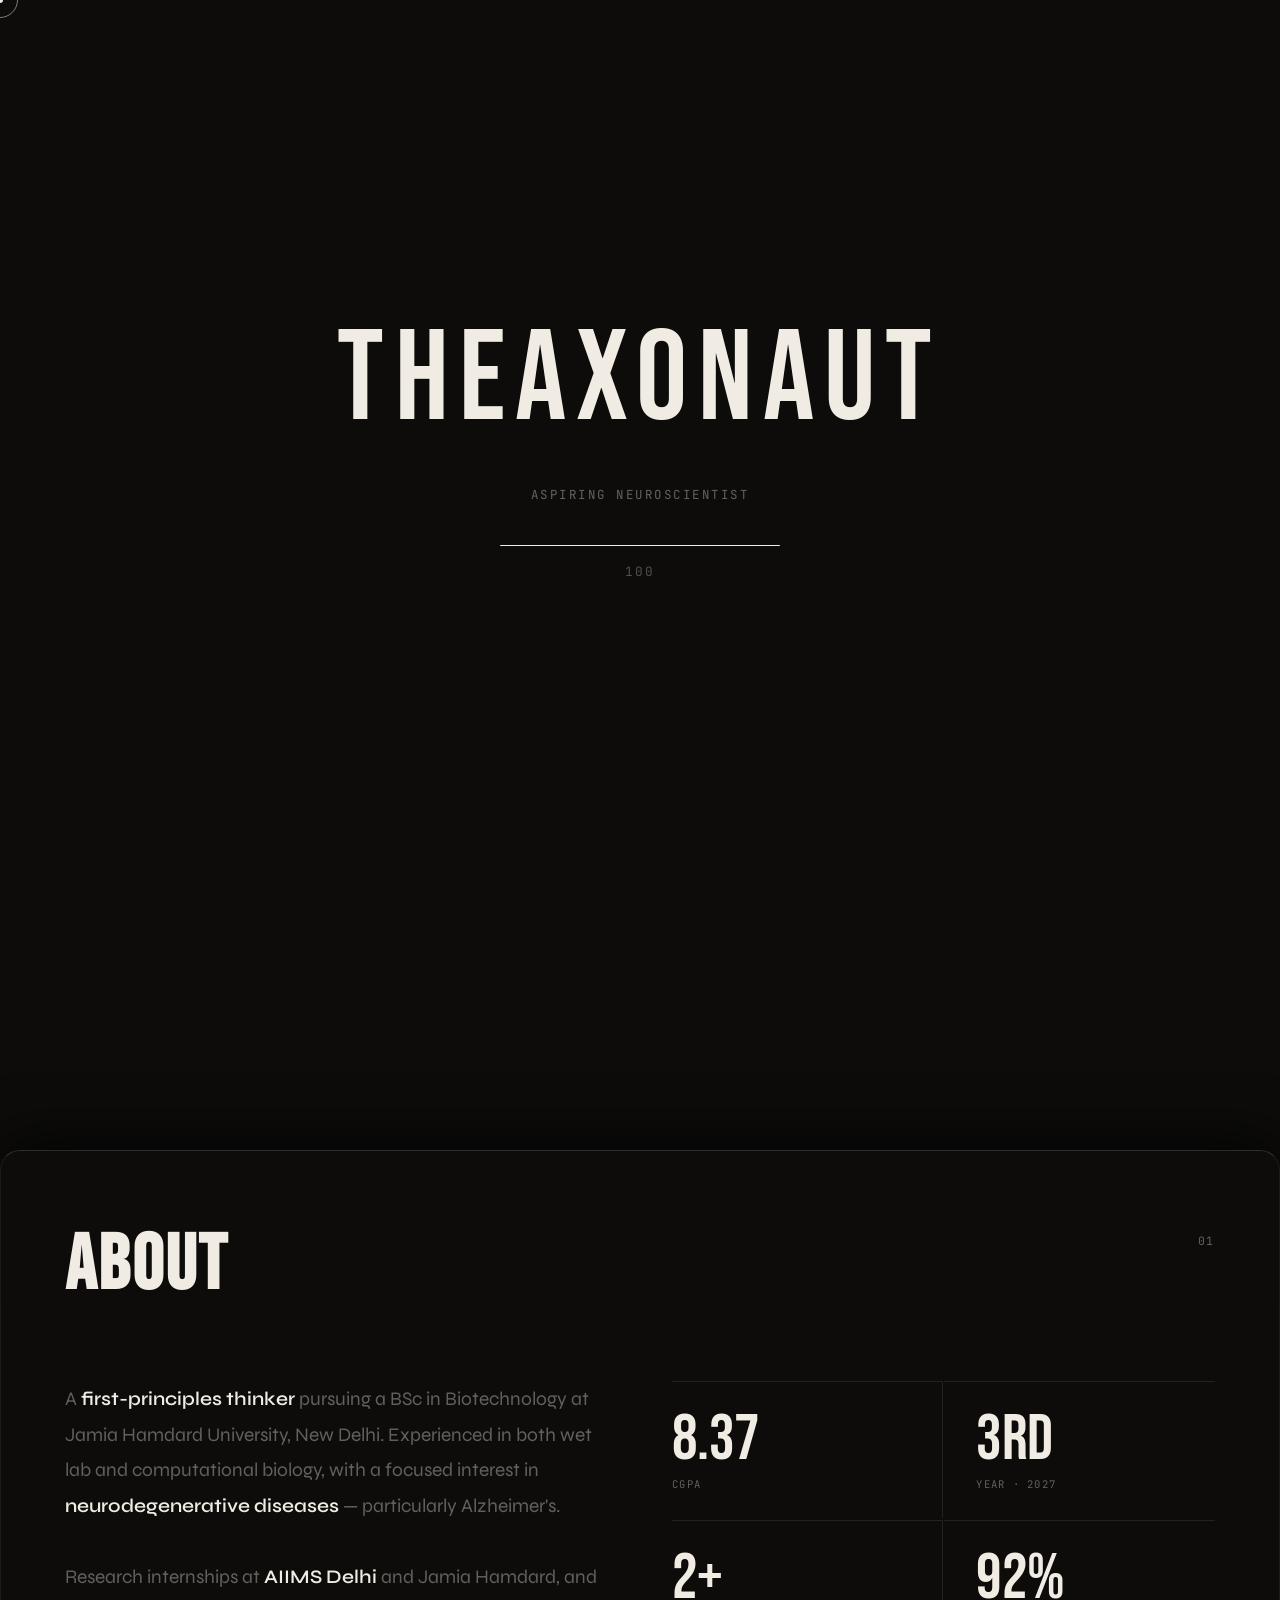
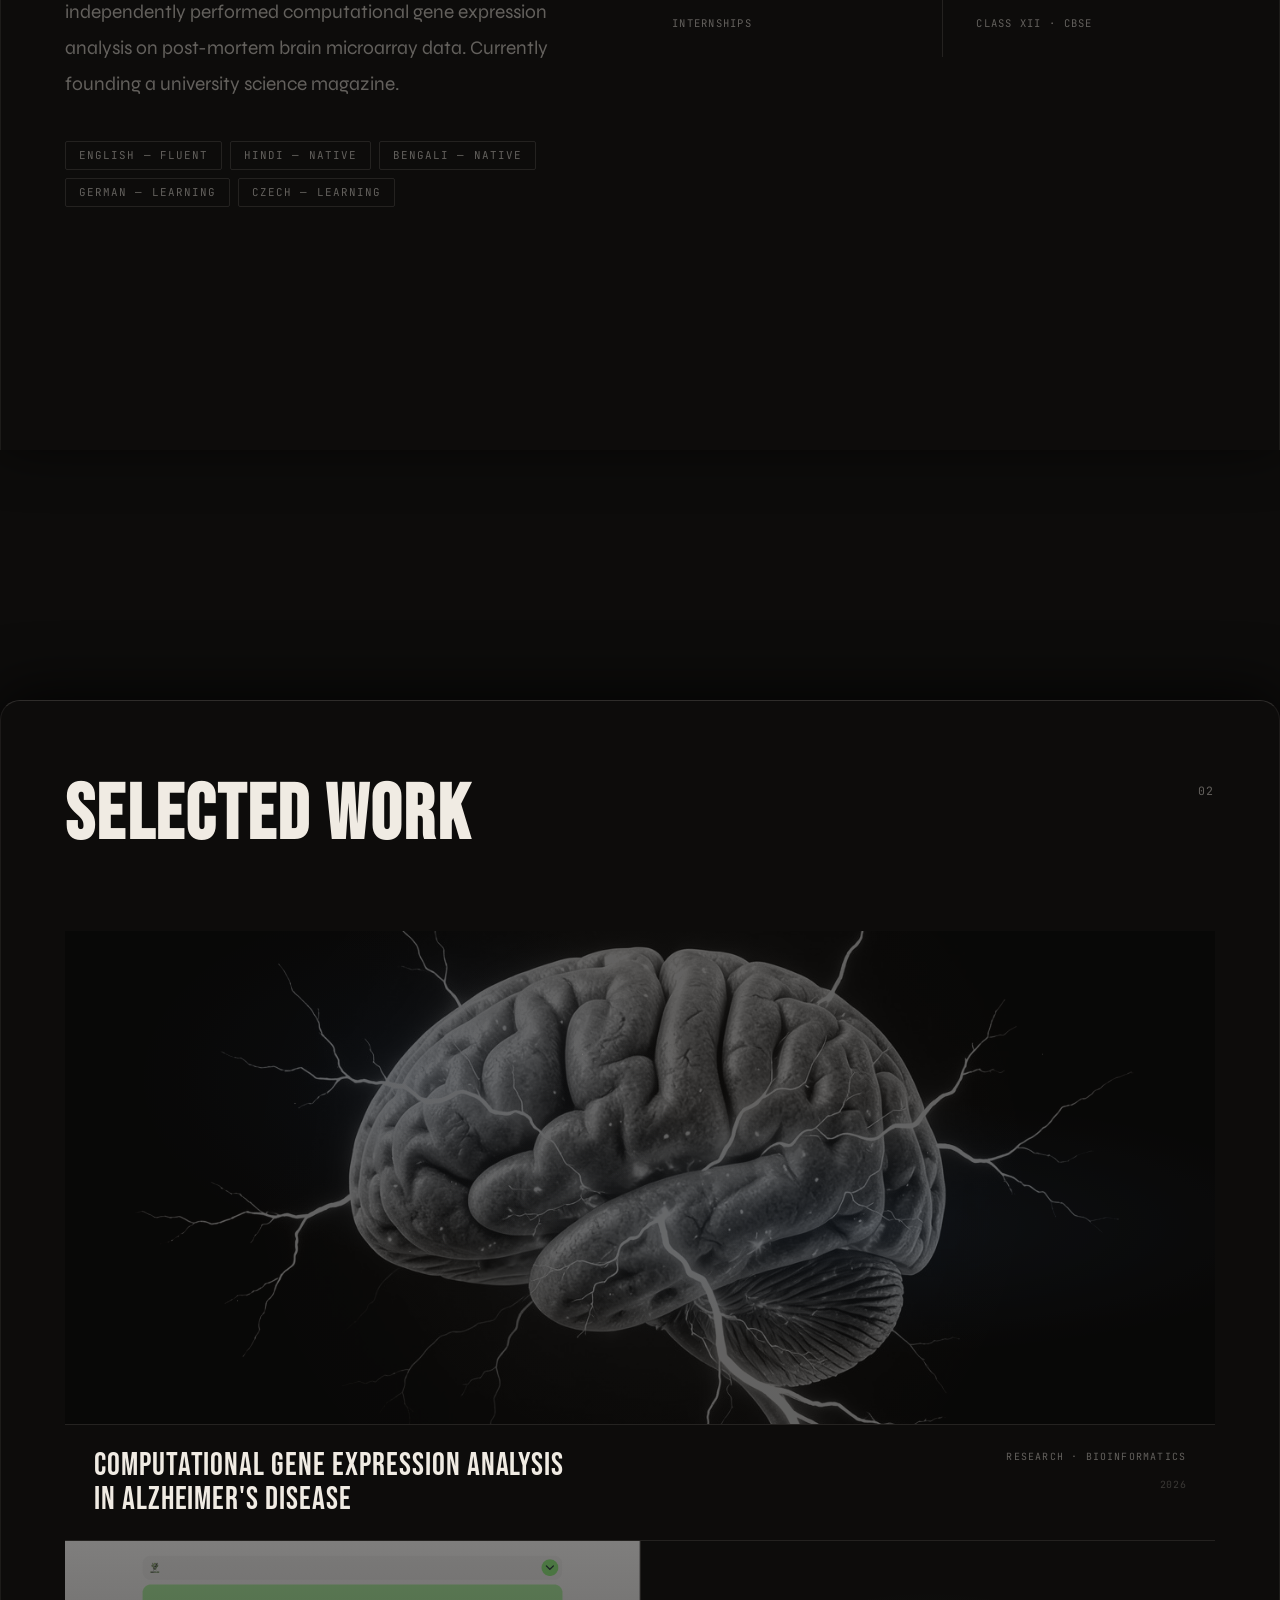
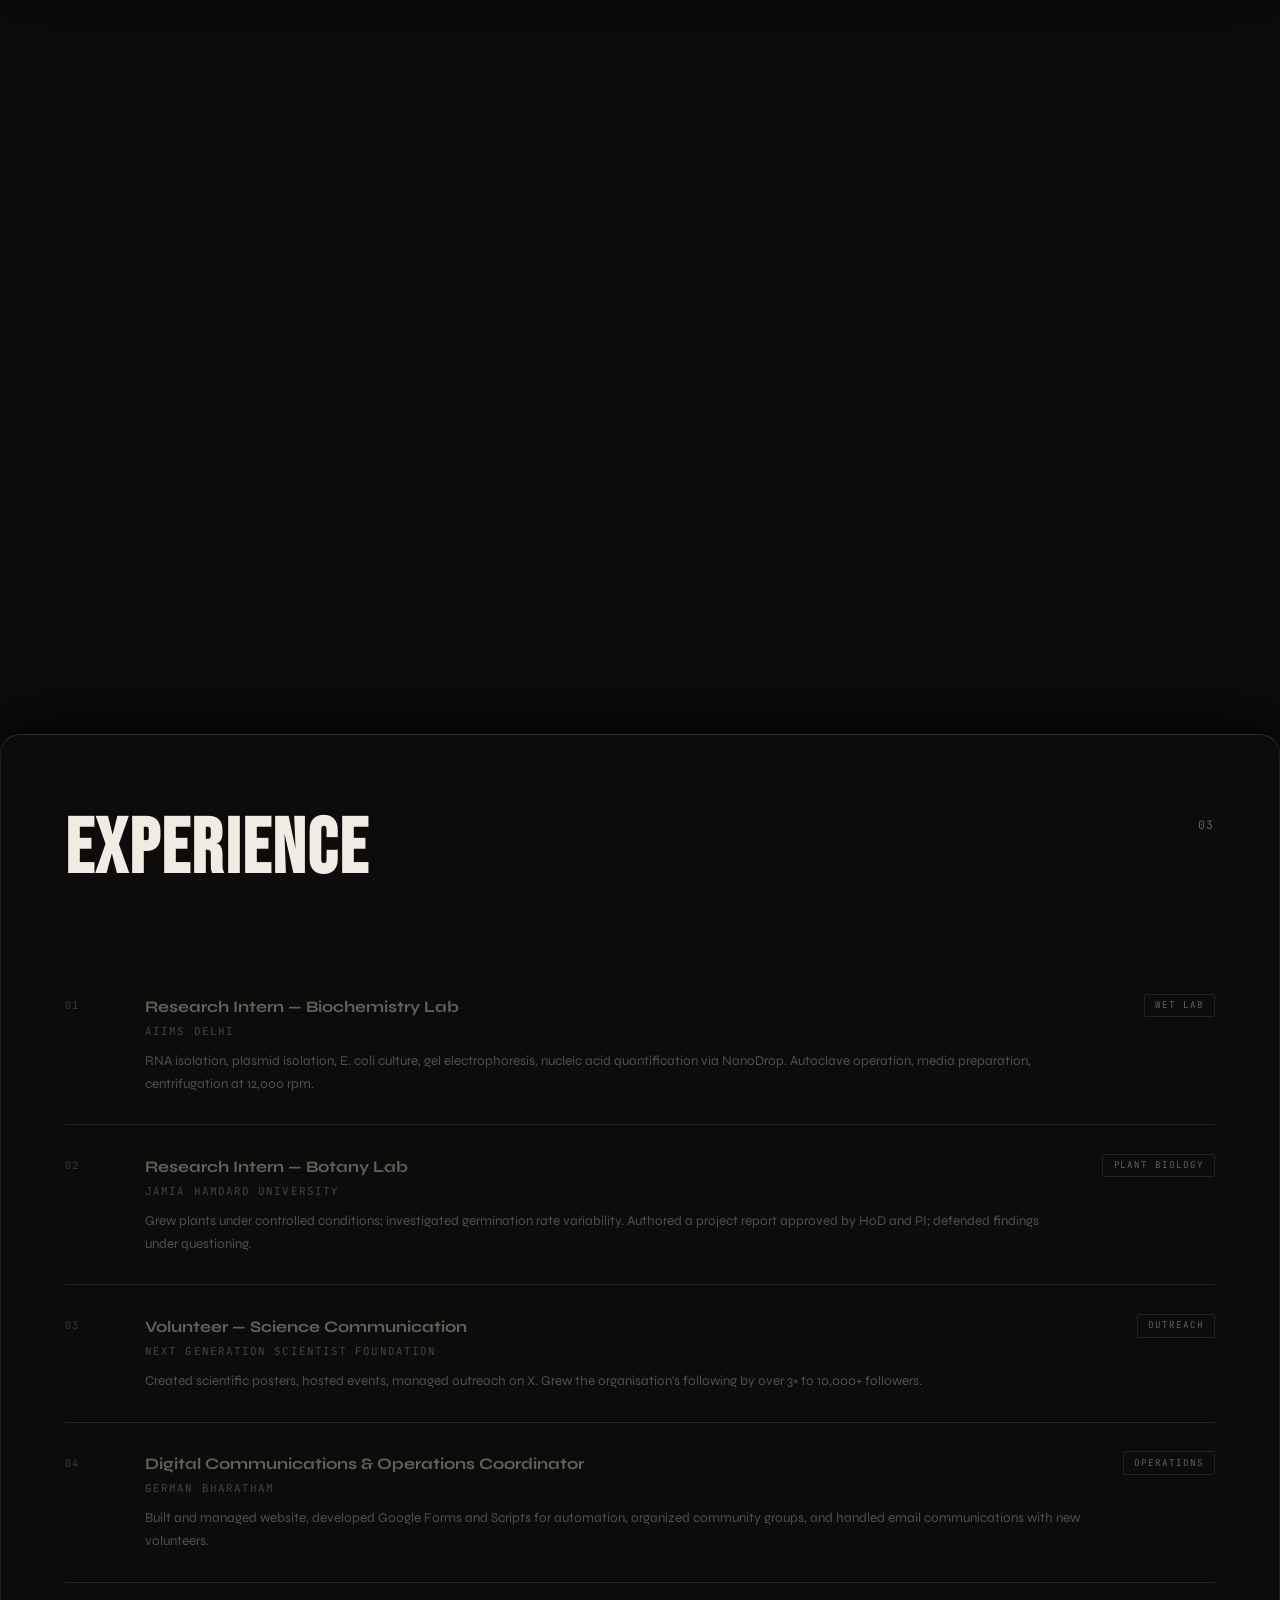
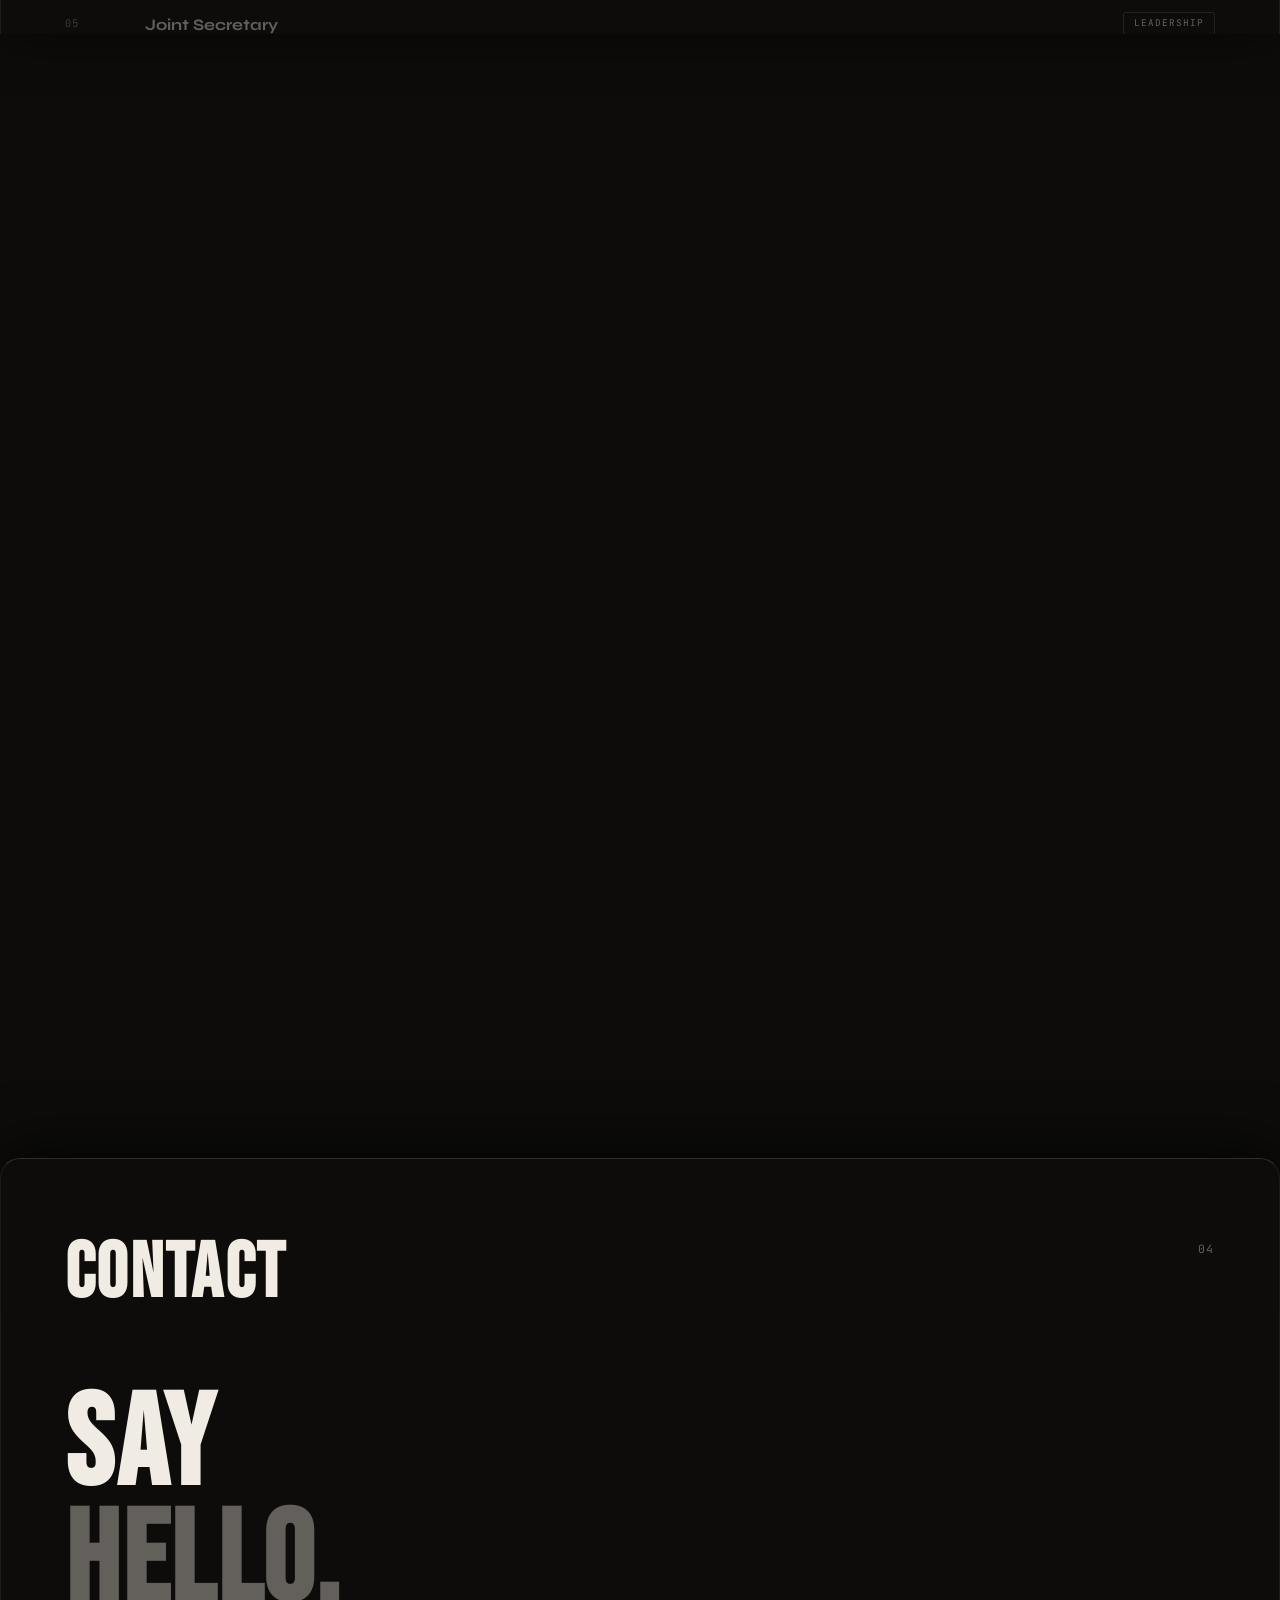
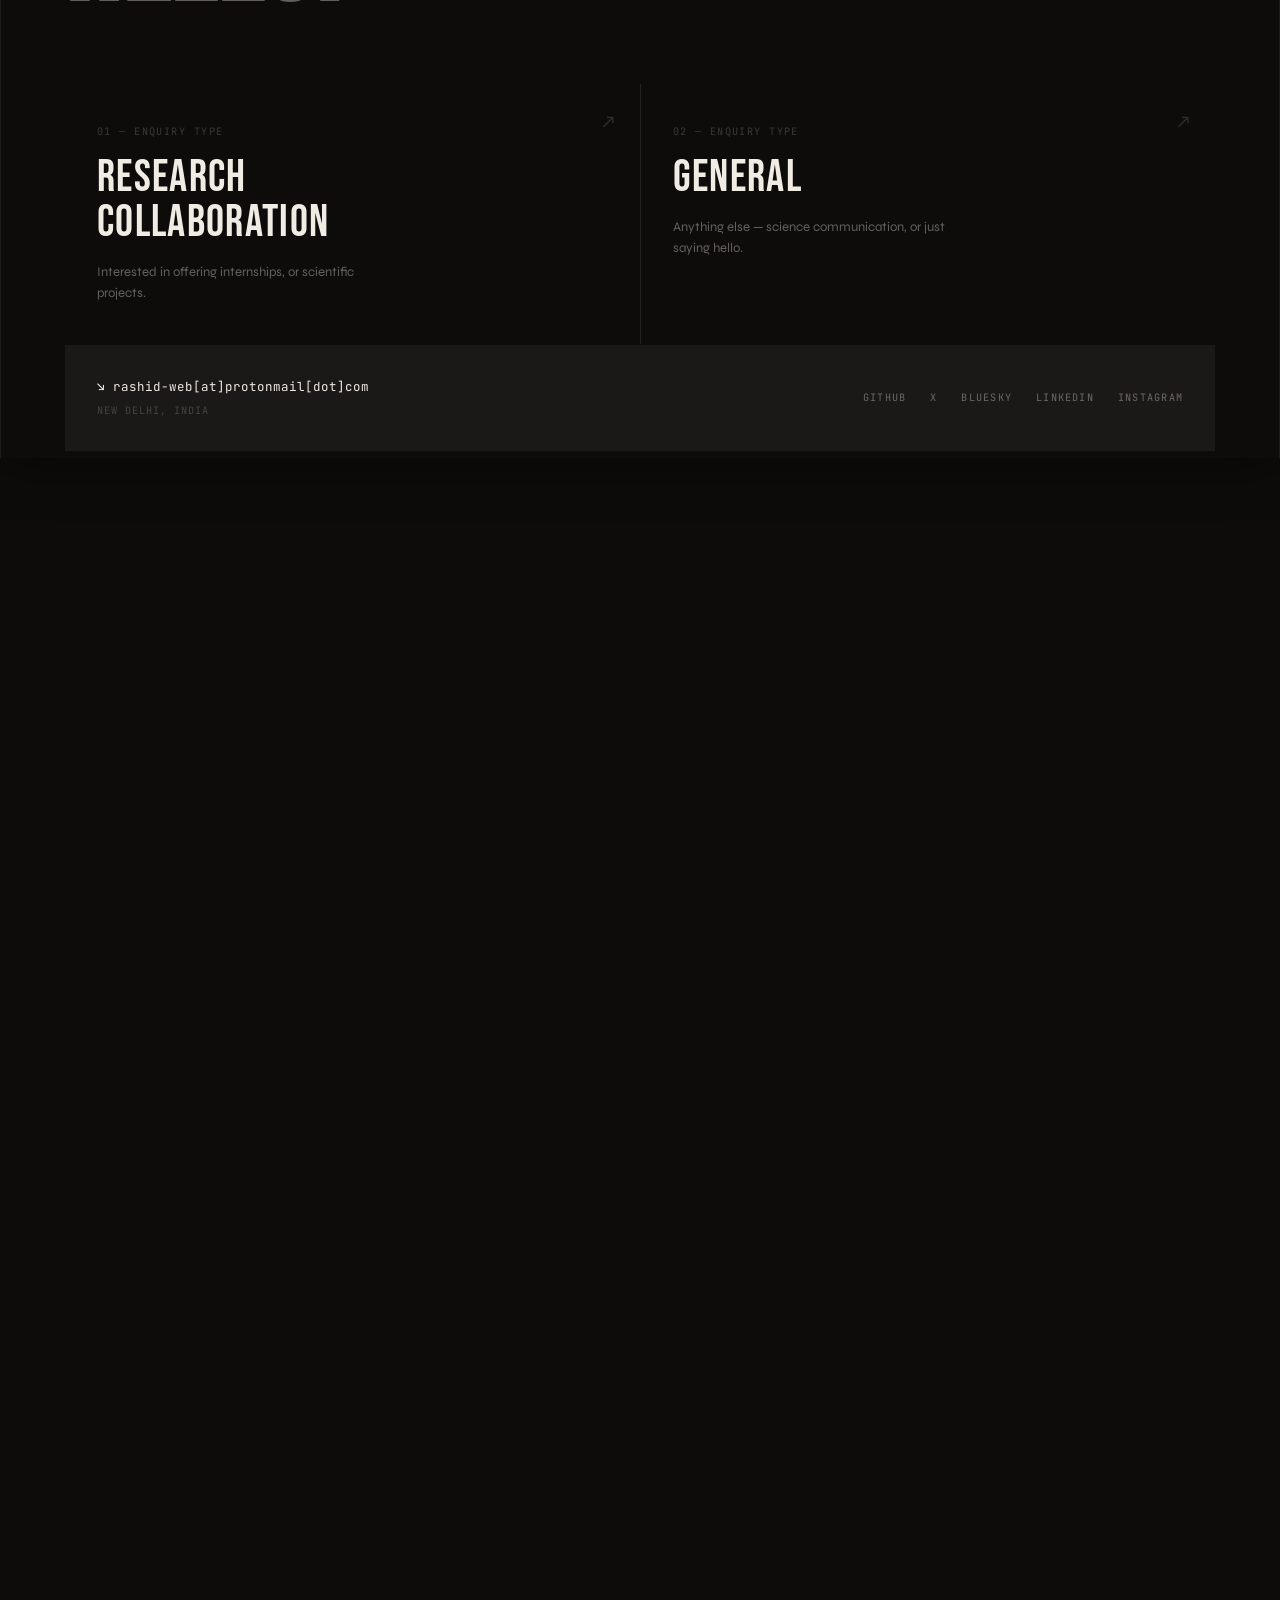
<file: index.html>
<!DOCTYPE html>
<html lang="en">
<head>
  <meta charset="UTF-8">
  <meta name="viewport" content="width=device-width, initial-scale=1.0">
  <title>Rashid — Aspiring Neuroscientist</title>

  <link rel="icon" type="image/svg+xml" href="data:image/svg+xml,<svg xmlns='http://www.w3.org/2000/svg' viewBox='0 0 100 100'><rect width='100' height='100' rx='12' fill='%230d0c0b'/><text y='.92em' font-size='85' font-family='Georgia,serif' font-weight='700' fill='%23f0ebe3' x='12'>R</text></svg>">

  <link rel="preconnect" href="https://fonts.googleapis.com">
  <link rel="preconnect" href="https://fonts.gstatic.com" crossorigin>
  <link href="https://fonts.googleapis.com/css2?family=Bebas+Neue&family=Syne:wght@400;500;600;700;800&family=JetBrains+Mono:wght@400;500&display=swap" rel="stylesheet">

  <link rel="stylesheet" href="css/style.css">

  <!-- Google Analytics -->
  <script async src="https://www.googletagmanager.com/gtag/js?id=G-L4EV2PY0K4"></script>
  <script>
    window.dataLayer = window.dataLayer || [];
    function gtag(){dataLayer.push(arguments);}
    gtag('js', new Date());
    gtag('config', 'G-L4EV2PY0K4');
  </script>
</head>

<body class="loading" data-home>

  <!-- PRELOADER (home page only) -->
  <div id="preloader">
    <svg id="preloader-wave" viewBox="0 0 1440 80" preserveAspectRatio="none" xmlns="http://www.w3.org/2000/svg">
      <path d="M0,40 C120,80 240,0 360,40 C480,80 600,0 720,40 C840,80 960,0 1080,40 C1200,80 1320,0 1440,40 L1440,80 L0,80 Z" fill="#0d0c0b"/>
    </svg>
    <div class="pre-content">
      <div class="pre-logo">
        <span class="pre-logo-ghost">theaxonaut</span>
        <span class="pre-logo-bright" id="pre-logo-bright">theaxonaut</span>
      </div>
      <div class="pre-subtitle">
        <span class="pre-subtitle-text" id="pre-subtitle-text">Aspiring Neuroscientist</span>
      </div>
      <div class="pre-progress-wrap">
        <div class="pre-bar-track">
          <div class="pre-bar-fill" id="pre-bar-fill"></div>
        </div>
        <div class="pre-counter" id="pre-counter">000</div>
      </div>
    </div>
  </div>

  <!-- Audio -->
  <audio id="bg-audio" loop preload="auto">
    <source src="bgm.mp3" type="audio/mpeg">
  </audio>

  <!-- Cursor -->
  <div id="cursor-dot"></div>
  <div id="cursor-ring"></div>
  <div id="progress"></div>

  <!-- Nav (built by components.js) -->
  <div id="nav-container"></div>

  <!-- Main content (built by renderers.js) -->
  <div id="main-content"></div>

  <!-- Scripts -->
  <script src="js/data.js"></script>
  <script src="js/components.js"></script>
  <script src="js/renderers.js"></script>
  <script src="js/engine.js"></script>

</body>
</html>
</file>
<file: css/style.css>
/* ═══════════════════════════════════════════════════════════════
   style.css — All styling
   Renamed: vis-ad → vis-full, vis-bioedge → vis-half, vis-ongoing → vis-placeholder
═══════════════════════════════════════════════════════════════ */

*, *::before, *::after { box-sizing: border-box; margin: 0; padding: 0; }

:root {
  --bg:      #0d0c0b;
  --fg:      #f0ebe3;
  --mid:     rgba(240,235,227,0.38);
  --dim:     rgba(240,235,227,0.06);
  --border:  rgba(240,235,227,0.1);
  --border-h:rgba(240,235,227,0.28);
  --nav-h:   58px;
  --gap:     8px;
  --top:     calc(var(--nav-h) + var(--gap));
  --px:      clamp(1.5rem, 5vw, 5rem);
  --stack-delay: 35vh;
}

html { scroll-behavior: smooth; }

body {
  background: var(--bg);
  color: var(--fg);
  font-family: 'Syne', sans-serif;
  font-weight: 400;
  line-height: 1.6;
  -webkit-font-smoothing: antialiased;
  overflow-x: hidden;
  cursor: none;
}

@media (max-width: 700px) {
  body { cursor: auto; }
  #cursor-dot, #cursor-ring { display: none !important; }
}

body.loading { overflow: hidden; }


/* ─────────────────────────────────────────
   PRELOADER
───────────────────────────────────────── */
#preloader {
  position: fixed;
  inset: 0;
  z-index: 99990;
  background: var(--bg);
  display: flex;
  flex-direction: column;
  align-items: center;
  justify-content: center;
}

#preloader-wave {
  position: absolute;
  top: -80px;
  left: 0;
  width: 100%;
  height: 80px;
  pointer-events: none;
}
#preloader-wave path { fill: var(--bg); }

#preloader.done {
  animation: none;
  transition: transform 1s cubic-bezier(0.76, 0, 0.24, 1);
  transform: translateY(-100vh);
}

#preloader-wave path {
  animation: waveFloat 2s ease-in-out infinite;
}

@keyframes waveFloat {
  0%, 100% { d: path("M0,40 C120,80 240,0 360,40 C480,80 600,0 720,40 C840,80 960,0 1080,40 C1200,80 1320,0 1440,40 L1440,80 L0,80 Z"); }
  50%      { d: path("M0,50 C120,10 240,70 360,30 C480,60 600,10 720,50 C840,20 960,70 1080,30 C1200,60 1320,10 1440,50 L1440,80 L0,80 Z"); }
}

.pre-content {
  display: flex;
  flex-direction: column;
  align-items: center;
  gap: 2.5rem;
  position: relative;
  z-index: 2;
}

.pre-logo {
  position: relative;
  font-family: 'Bebas Neue', sans-serif;
  font-size: clamp(3.5rem, 12vw, 8rem);
  letter-spacing: 0.08em;
  line-height: 1;
  display: inline-block;
}

.pre-logo-ghost {
  display: block;
  color: rgba(240,235,227,0.06);
  user-select: none;
}

.pre-logo-bright {
  position: absolute;
  inset: 0;
  display: block;
  color: var(--fg);
  clip-path: inset(100% 0 0 0);
  user-select: none;
}

.pre-subtitle {
  font-family: 'JetBrains Mono', monospace;
  font-size: clamp(0.6rem, 1.2vw, 0.78rem);
  letter-spacing: 0.2em;
  text-transform: uppercase;
}

.pre-subtitle-text {
  display: block;
  background: linear-gradient(
    90deg,
    var(--mid) 0%, var(--mid) 50%,
    rgba(240,235,227,0.04) 50%, rgba(240,235,227,0.04) 100%
  );
  background-size: 200% 100%;
  background-position: 100% 0;
  -webkit-background-clip: text;
  background-clip: text;
  -webkit-text-fill-color: transparent;
  transition: background-position 1.8s 0.15s cubic-bezier(0.25, 1, 0.5, 1);
}
.pre-subtitle-text.wipe { background-position: 0% 0; }

.pre-progress-wrap {
  display: flex;
  flex-direction: column;
  align-items: center;
  gap: 1rem;
  width: clamp(160px, 30vw, 280px);
}

.pre-bar-track {
  width: 100%;
  height: 1px;
  background: rgba(240,235,227,0.08);
  position: relative;
  overflow: hidden;
  border-radius: 1px;
}

.pre-bar-fill {
  position: absolute;
  left: 0; top: 0;
  height: 100%;
  width: 0%;
  background: var(--fg);
  border-radius: 1px;
  transition: width 0.08s linear;
}

.pre-counter {
  font-family: 'JetBrains Mono', monospace;
  font-size: clamp(0.68rem, 1vw, 0.82rem);
  letter-spacing: 0.14em;
  color: rgba(240,235,227,0.3);
  font-variant-numeric: tabular-nums;
}


/* ── CUSTOM CURSOR ── */
#cursor-dot {
  position: fixed; width: 6px; height: 6px;
  background: var(--fg); border-radius: 50%;
  pointer-events: none; z-index: 99999;
  transform: translate(-50%, -50%);
  transition: width .15s, height .15s, background .15s;
}
#cursor-ring {
  position: fixed; width: 36px; height: 36px;
  border: 1px solid rgba(240,235,227,0.5);
  border-radius: 50%; pointer-events: none; z-index: 99998;
  transform: translate(-50%, -50%);
  transition: width .4s cubic-bezier(.22,1,.36,1),
              height .4s cubic-bezier(.22,1,.36,1),
              border-color .3s, background .3s;
}
body.cursor-hover #cursor-dot  { width: 0; height: 0; }
body.cursor-hover #cursor-ring {
  width: 60px; height: 60px;
  background: rgba(240,235,227,0.07);
  border-color: rgba(240,235,227,0.8);
}


/* ── GRAIN ── */
body::before {
  content: ''; position: fixed; inset: 0;
  pointer-events: none; z-index: 9997; opacity: .028;
  background-image: url("data:image/svg+xml,%3Csvg viewBox='0 0 256 256' xmlns='http://www.w3.org/2000/svg'%3E%3Cfilter id='n'%3E%3CfeTurbulence type='fractalNoise' baseFrequency='0.9' numOctaves='4' stitchTiles='stitch'/%3E%3C/filter%3E%3Crect width='100%25' height='100%25' filter='url(%23n)'/%3E%3C/svg%3E");
  background-size: 256px 256px;
}


/* ── SCROLL PROGRESS ── */
#progress {
  position: fixed; top: 0; left: 0;
  height: 1px; width: 0%; background: var(--fg);
  z-index: 9998; transition: width .05s linear;
}


/* ── NAV ── */
#nav {
  position: fixed; top: 0; left: 0; right: 0; z-index: 9000;
  height: var(--nav-h);
  display: flex; align-items: center; justify-content: space-between;
  padding: 0 var(--px);
  background: rgba(13,12,11,0.82);
  backdrop-filter: blur(28px) saturate(160%);
  -webkit-backdrop-filter: blur(28px) saturate(160%);
  border-bottom: 1px solid var(--border);
  transform: translateY(-100%);
  transition: transform 0.6s 0.3s cubic-bezier(0.22, 1, 0.36, 1);
}
#nav.show { transform: translateY(0); }

.nav-logo {
  font-family: 'Bebas Neue', sans-serif;
  font-size: 1.4rem; letter-spacing: .12em;
  color: var(--fg); text-decoration: none;
  position: relative; z-index: 9100;
}

.nav-right {
  display: flex; align-items: center; gap: 2.5rem;
  position: relative; z-index: 9100;
}
.nav-link {
  font-size: .72rem; font-weight: 600;
  letter-spacing: .14em; text-transform: uppercase;
  color: var(--mid); text-decoration: none;
  transition: color .2s;
  display: flex; flex-direction: column; align-items: center; gap: 2px;
}
.nav-link sup {
  font-family: 'JetBrains Mono', monospace;
  font-size: .58rem; color: rgba(240,235,227,.22); letter-spacing: 0;
}
.nav-link:hover { color: var(--fg); }

.nav-sound {
  display: flex; align-items: center; gap: .45rem;
  background: none; border: 1px solid var(--border);
  color: var(--mid); cursor: none;
  padding: .3rem .75rem .3rem .6rem; border-radius: 2px;
  font-family: 'JetBrains Mono', monospace;
  font-size: .62rem; letter-spacing: .1em; text-transform: uppercase;
  transition: color .2s, border-color .2s;
}
.nav-sound:hover { color: var(--fg); border-color: var(--border-h); }
.nav-sound.is-on { color: var(--fg); border-color: var(--border-h); }
.sound-icon { display: flex; align-items: center; }
.sound-label { line-height: 1; }

#hamburger {
  display: none; flex-direction: column; justify-content: center; gap: 5px;
  width: 28px; height: 28px; cursor: none;
  position: relative; z-index: 9100; background: none; border: none;
}
#hamburger span {
  display: block; height: 1px; background: var(--fg);
  transition: transform .35s cubic-bezier(.22,1,.36,1), opacity .2s, width .3s;
}
#hamburger span:nth-child(1) { width: 100%; }
#hamburger span:nth-child(2) { width: 70%; }
#hamburger span:nth-child(3) { width: 90%; }
body.menu-open #hamburger span:nth-child(1) { transform: translateY(6px) rotate(45deg); width: 100%; }
body.menu-open #hamburger span:nth-child(2) { opacity: 0; }
body.menu-open #hamburger span:nth-child(3) { transform: translateY(-6px) rotate(-45deg); width: 100%; }

#menu-overlay {
  position: fixed; inset: 0; z-index: 8999; background: var(--bg);
  display: flex; flex-direction: column; justify-content: center;
  padding: var(--nav-h) var(--px) 3rem;
  opacity: 0; pointer-events: none;
  transition: opacity .4s cubic-bezier(.22,1,.36,1);
}
body.menu-open #menu-overlay { opacity: 1; pointer-events: all; }

.menu-link {
  font-family: 'Bebas Neue', sans-serif;
  font-size: clamp(3.5rem, 10vw, 7rem);
  letter-spacing: .04em; line-height: 1;
  color: var(--fg); text-decoration: none;
  display: flex; align-items: baseline; gap: 1rem;
  border-bottom: 1px solid var(--border); padding: 1.2rem 0;
  transition: color .2s, padding-left .3s cubic-bezier(.22,1,.36,1);
}
.menu-link:hover { padding-left: 1.5rem; color: var(--mid); }
.menu-link-num {
  font-family: 'JetBrains Mono', monospace;
  font-size: clamp(.8rem, 1.5vw, 1rem);
  color: var(--mid); font-weight: 400; letter-spacing: .05em; line-height: 1;
  align-self: flex-start; margin-top: .6em;
}
.menu-social { display: flex; gap: 2rem; margin-top: 3rem; }
.menu-social a {
  font-size: .72rem; font-weight: 600; letter-spacing: .12em;
  text-transform: uppercase; color: var(--mid);
  text-decoration: none; transition: color .2s;
}
.menu-social a:hover { color: var(--fg); }

@media (max-width: 700px) {
  .nav-right { display: none; }
  #hamburger { display: flex; }
}
@media (min-width: 701px) {
  #hamburger { display: none; }
  #menu-overlay { display: none !important; }
}


/* ═══════════════════════════════════════
   STACKING SYSTEM
═══════════════════════════════════════ */
.slot {
  height: 200vh;
  position: relative;
  background: var(--bg);
  isolation: isolate;
}
.slot + .slot { margin-top: -100vh; }

.panel-clip {
  position: sticky;
  top: 0;
  height: 100vh;
  overflow: hidden;
  background: var(--bg);
  transform: translateZ(0);
  padding-top: var(--top);
}

.slot + .slot .panel-clip {
  border-radius: 20px 20px 0 0;
  border-top: 1px solid rgba(240,235,227,.15);
  border-left: 1px solid rgba(240,235,227,.07);
  border-right: 1px solid rgba(240,235,227,.07);
  box-shadow: 0 -8px 60px rgba(0,0,0,.75);
  top: 0;
  padding-top: 0;
}

.panel-inner {
  position: relative; z-index: 1;
  will-change: transform;
}


/* ── SCRAMBLE MACHINE ── */
span.scramble { display: inline-flex; }
span.scramble .sl { display: inline-block; }


/* ── HERO ── */
.hero-inner {
  min-height: calc(100vh - var(--top));
  display: flex; flex-direction: column; justify-content: flex-end;
  padding: 2rem var(--px) 3rem;
  position: relative; overflow: hidden;
}

@media (max-width: 700px) {
  .hero-inner {
    justify-content: center;
    padding-top: 3rem;
    padding-bottom: 3rem;
  }
}

.hero-eyebrow, .hero-name .letter, .hero-bottom { opacity: 0; }

.hero-eyebrow.animate { animation: fade-up .8s .2s ease forwards; }
.hero-name .letter.animate { animation: letter-in .9s cubic-bezier(.22,1,.36,1) forwards; }
.hero-bottom.animate { animation: fade-up .8s .9s ease forwards; }

.hero-eyebrow {
  font-family: 'JetBrains Mono', monospace;
  font-size: .72rem; letter-spacing: .16em; text-transform: uppercase;
  color: var(--mid); margin-bottom: 1.5rem;
}
.hero-name {
  font-family: 'Bebas Neue', sans-serif;
  font-size: clamp(5rem, 18vw, 18rem);
  letter-spacing: -.01em; line-height: .88;
  color: var(--fg); overflow: hidden;
}
.hero-name .letter {
  display: inline-block; transform: translateY(110%);
}
.hero-bottom {
  display: flex; justify-content: space-between; align-items: flex-end;
  margin-top: 3rem; flex-wrap: wrap; gap: 2rem;
}
.hero-desc {
  font-size: clamp(.85rem, 1.4vw, 1.05rem);
  font-weight: 400; color: var(--mid); max-width: 380px; line-height: 1.7;
}
.hero-desc strong { color: var(--fg); font-weight: 600; }
.hero-scroll {
  display: flex; align-items: center; gap: .8rem;
  font-family: 'JetBrains Mono', monospace;
  font-size: .66rem; letter-spacing: .14em; text-transform: uppercase;
  color: var(--mid);
}
.hero-scroll-line {
  width: 48px; height: 1px;
  background: linear-gradient(to right, var(--mid), transparent);
}
.hero-grid-lines {
  position: absolute; inset: 0; pointer-events: none; overflow: hidden;
}
.hero-grid-lines::before,
.hero-grid-lines::after {
  content: ''; position: absolute; width: 1px; top: 0; bottom: 0;
  background: var(--border);
}
.hero-grid-lines::before { left: calc(var(--px) + (100% - var(--px) * 2) * .33); }
.hero-grid-lines::after  { left: calc(var(--px) + (100% - var(--px) * 2) * .66); }

@keyframes letter-in { to { transform: translateY(0); opacity: 1; } }
@keyframes fade-up {
  from { opacity: 0; transform: translateY(16px); }
  to   { opacity: 1; transform: translateY(0); }
}


/* ── SECTION SHARED ── */
.section-pad {
  padding: clamp(3rem, 6vw, 5rem) var(--px) clamp(2rem, 3vw, 3rem);
}

.section-header {
  display: flex; justify-content: space-between; align-items: flex-start;
  margin-bottom: clamp(3rem, 6vw, 5.5rem); gap: 2rem;
}
.section-num {
  font-family: 'JetBrains Mono', monospace;
  font-size: .72rem; letter-spacing: .14em;
  color: var(--mid); padding-top: .4em;
}
.section-title {
  font-family: 'Bebas Neue', sans-serif;
  font-size: clamp(2.8rem, 6vw, 5.5rem);
  letter-spacing: .03em; line-height: 1; color: var(--fg);
}

.reveal {
  opacity: 0; transform: translateY(28px);
  transition: opacity .8s cubic-bezier(.22,1,.36,1),
              transform .8s cubic-bezier(.22,1,.36,1);
}
.reveal.on { opacity: 1; transform: translateY(0); }


/* ── ABOUT ── */
.about-body {
  display: grid; grid-template-columns: 1fr 1fr;
  gap: clamp(2rem, 5vw, 5rem); align-items: start;
}
@media (max-width: 720px) { .about-body { grid-template-columns: 1fr; } }

.about-text {
  font-size: clamp(1rem, 1.6vw, 1.2rem);
  line-height: 1.85; color: var(--mid); font-weight: 400;
}
.about-text strong { color: var(--fg); font-weight: 600; }

.about-stats { display: grid; grid-template-columns: 1fr 1fr; gap: .1rem; }
.stat { padding: 1.6rem 0; border-top: 1px solid var(--border); }
.stat:nth-child(odd) { padding-right: 2rem; border-right: 1px solid var(--border); }
.stat:nth-child(even) { padding-left: 2rem; }
.stat-n {
  font-family: 'Bebas Neue', sans-serif;
  font-size: clamp(2.5rem, 5vw, 4rem);
  letter-spacing: -.01em; line-height: 1;
  color: var(--fg); margin-bottom: .25rem;
}
.stat-l {
  font-family: 'JetBrains Mono', monospace;
  font-size: .66rem; letter-spacing: .12em;
  text-transform: uppercase; color: var(--mid);
}

.lang-row { display: flex; flex-wrap: wrap; gap: .5rem; margin-top: 2.5rem; }
.lang-tag {
  font-family: 'JetBrains Mono', monospace;
  font-size: .68rem; letter-spacing: .1em; text-transform: uppercase;
  color: var(--mid); border: 1px solid var(--border);
  padding: .3rem .8rem; border-radius: 2px;
  transition: color .2s, border-color .2s;
}
.lang-tag:hover { color: var(--fg); border-color: var(--border-h); }


/* ── WORK / PROJECTS ── */
.projects-grid {
  display: grid; grid-template-columns: 1fr 1fr;
  gap: 1px; background: var(--border);
}
@media (max-width: 720px) { .projects-grid { grid-template-columns: 1fr; } }

.project-card {
  background: var(--bg); display: flex; flex-direction: column;
  cursor: none; overflow: hidden; position: relative;
}
.project-card.wide { grid-column: 1 / -1; }

.project-visual { aspect-ratio: 16 / 9; position: relative; overflow: hidden; }
.project-card.wide .project-visual { aspect-ratio: 21 / 9; }

/* ── vis-full (was vis-ad) — full-width project ── */
.vis-full {
  background: #0d0c0b;
  background-image:
    radial-gradient(ellipse 60% 40% at 70% 60%, rgba(120,180,255,.08) 0%, transparent 65%),
    radial-gradient(ellipse 40% 60% at 30% 30%, rgba(80,140,220,.06) 0%, transparent 60%),
    radial-gradient(circle at 50% 50%, rgba(240,235,227,.015) 0%, transparent 70%);
}
.vis-full .vis-full-img {
  position: absolute; inset: 0; width: 100%; height: 100%;
  object-fit: cover; object-position: center 40%;
  opacity: 0; filter: grayscale(0.6) contrast(1.1);
  mix-blend-mode: luminosity;
  transition: opacity 0.8s ease;
}
.vis-full .vis-full-img.loaded { opacity: 0.35; }
.vis-full::after {
  content: ''; position: absolute; inset: 0; z-index: 1;
  background-image:
    radial-gradient(circle 1px at 20% 35%, rgba(240,235,227,.3) 0%, transparent 100%),
    radial-gradient(circle 1px at 45% 25%, rgba(240,235,227,.2) 0%, transparent 100%),
    radial-gradient(circle 1px at 75% 45%, rgba(240,235,227,.25) 0%, transparent 100%),
    radial-gradient(circle 1px at 60% 70%, rgba(240,235,227,.18) 0%, transparent 100%),
    radial-gradient(circle 1px at 30% 65%, rgba(240,235,227,.22) 0%, transparent 100%),
    radial-gradient(circle 1px at 85% 25%, rgba(240,235,227,.15) 0%, transparent 100%),
    radial-gradient(circle 1px at 15% 75%, rgba(240,235,227,.2) 0%, transparent 100%);
}

/* ── vis-half (was vis-bioedge) — half-width column ── */
.vis-half {
  background: #0f0d0b;
  position: relative;
  overflow: hidden;
}
.vis-half .vis-half-img {
  position: absolute; inset: 0;
  width: 100%; height: 100%;
  object-fit: cover;
  object-position: center center;
  opacity: 0;
  transition: opacity 0.8s ease;
  filter: grayscale(0.3) contrast(1.05);
}
.vis-half .vis-half-img.loaded { opacity: 0.55; }
.vis-half::after {
  content: '';
  position: absolute; inset: 0; z-index: 2;
  background: linear-gradient(
    to top,
    rgba(13,12,11,0.75) 0%,
    rgba(13,12,11,0.3)  50%,
    rgba(13,12,11,0.15) 100%
  );
  pointer-events: none;
}

/* ── vis-placeholder (was vis-ongoing) — coming soon ── */
.vis-placeholder {
  background: #0d0c0b;
  background-image:
    radial-gradient(ellipse 50% 50% at 50% 50%, rgba(100,220,180,.05) 0%, transparent 70%),
    radial-gradient(ellipse 60% 40% at 30% 60%, rgba(80,160,140,.04) 0%, transparent 60%);
  display: flex; align-items: center; justify-content: center; position: relative;
}
.vis-placeholder::before {
  content: ''; position: absolute; inset: 0;
  background-image:
    radial-gradient(circle 1.5px at 25% 40%, rgba(240,235,227,.12) 0%, transparent 100%),
    radial-gradient(circle 1.5px at 55% 30%, rgba(240,235,227,.08) 0%, transparent 100%),
    radial-gradient(circle 1.5px at 70% 60%, rgba(240,235,227,.1) 0%, transparent 100%),
    radial-gradient(circle 1.5px at 40% 70%, rgba(240,235,227,.07) 0%, transparent 100%),
    radial-gradient(circle 1.5px at 80% 35%, rgba(240,235,227,.09) 0%, transparent 100%);
  animation: pulse-nodes 4s ease-in-out infinite alternate;
}
@keyframes pulse-nodes { 0% { opacity: 0.4; } 100% { opacity: 1; } }
.vis-placeholder::after {
  content: 'CURRENTLY IN PROGRESS';
  font-family: 'JetBrains Mono', monospace;
  font-size: .7rem; letter-spacing: .14em; text-transform: uppercase;
  color: rgba(240,235,227,.12);
  position: absolute; top: 50%; left: 50%;
  transform: translate(-50%, -50%); white-space: nowrap;
}

.project-overlay {
  position: absolute; inset: 0;
  background: rgba(13,12,11,.82);
  display: flex; align-items: center; justify-content: center;
  opacity: 0; transition: opacity .35s; z-index: 5;
}
.project-card:hover .project-overlay { opacity: 1; }
.project-overlay-inner { text-align: center; padding: 2rem; }
.project-overlay-text {
  font-size: .85rem; color: var(--mid); line-height: 1.7; max-width: 320px;
  margin-bottom: 1.5rem;
}
.project-arrow {
  display: inline-flex; align-items: center; gap: .6rem;
  font-family: 'JetBrains Mono', monospace;
  font-size: .72rem; letter-spacing: .12em; text-transform: uppercase;
  color: var(--fg); text-decoration: none;
  border: 1px solid var(--border-h); padding: .5rem 1.2rem;
  transition: background .2s, color .2s;
}
.project-arrow:hover { background: var(--fg); color: var(--bg); }

.project-meta {
  padding: 1.5rem 1.8rem; border-top: 1px solid var(--border);
  display: flex; justify-content: space-between; align-items: flex-start;
  gap: 1rem; background: var(--bg);
}
.project-name {
  font-family: 'Bebas Neue', sans-serif;
  font-size: clamp(1.3rem, 2.5vw, 2rem);
  letter-spacing: .03em; line-height: 1.05; color: var(--fg);
}
.project-right { text-align: right; flex-shrink: 0; }
.project-cat {
  font-family: 'JetBrains Mono', monospace;
  font-size: .62rem; letter-spacing: .12em; text-transform: uppercase;
  color: var(--mid); display: block; margin-bottom: .3rem;
}
.project-year {
  font-family: 'JetBrains Mono', monospace;
  font-size: .62rem; color: rgba(240,235,227,.2); letter-spacing: .06em;
}


/* ── EXPERIENCE ── */
.exp-list { display: flex; flex-direction: column; }
.exp-item {
  display: grid; grid-template-columns: 3rem 1fr auto;
  gap: 0 2rem; padding: 1.8rem 0;
  border-bottom: 1px solid var(--border);
  align-items: start; cursor: default;
}
.exp-item:hover .exp-title { color: var(--fg); }
.exp-n {
  font-family: 'JetBrains Mono', monospace;
  font-size: .66rem; letter-spacing: .1em;
  color: rgba(240,235,227,.2); padding-top: .3em;
}
.exp-title {
  font-size: 1rem; font-weight: 700;
  color: var(--mid); margin-bottom: .2rem; transition: color .2s;
}
.exp-org {
  font-family: 'JetBrains Mono', monospace;
  font-size: .68rem; letter-spacing: .1em; text-transform: uppercase;
  color: rgba(240,235,227,.25); margin-bottom: .6rem;
}
.exp-desc { font-size: .84rem; color: rgba(240,235,227,.3); line-height: 1.7; }
.exp-badge {
  font-family: 'JetBrains Mono', monospace;
  font-size: .58rem; letter-spacing: .1em; text-transform: uppercase;
  color: var(--mid); border: 1px solid var(--border);
  padding: .2rem .65rem; border-radius: 2px; white-space: nowrap;
}


/* ── SKILLS MARQUEE ── */
.marquee-wrap { overflow: hidden; border-top: 1px solid var(--border); }
.marquee-track {
  display: flex; gap: 0;
  animation: marquee 28s linear infinite; width: max-content;
}
.marquee-track:hover { animation-play-state: paused; }
.marquee-item {
  font-family: 'Bebas Neue', sans-serif;
  font-size: clamp(1.8rem, 4vw, 3.5rem);
  letter-spacing: .08em; color: var(--dim);
  padding: 1.2rem 2.5rem; border-right: 1px solid var(--border);
  white-space: nowrap; transition: color .3s;
}
.marquee-item:hover { color: var(--mid); }
@keyframes marquee { to { transform: translateX(-50%); } }

.skills-grid {
  display: grid;
  grid-template-columns: repeat(auto-fit, minmax(220px, 1fr));
  gap: 1px; background: var(--border); margin-top: 1px;
}
.skill-group { background: var(--bg); padding: 2rem 2rem 2.5rem; }
.skill-group-label {
  font-family: 'JetBrains Mono', monospace;
  font-size: .62rem; letter-spacing: .14em; text-transform: uppercase;
  color: rgba(240,235,227,.2); margin-bottom: 1.2rem;
  padding-bottom: .8rem; border-bottom: 1px solid var(--border);
}
.skill-tags { display: flex; flex-wrap: wrap; gap: .4rem; }
.skill-tag {
  font-size: .76rem; font-weight: 500;
  color: var(--mid); padding: .28rem 0;
}
.skill-tag::after { content: ','; color: rgba(240,235,227,.15); }
.skill-tag:last-child::after { content: ''; }


/* ── CONTACT ── */
.contact-inner {
  min-height: calc(100vh - var(--top));
  display: flex; flex-direction: column; justify-content: center;
  padding: clamp(3rem, 6vw, 5rem) var(--px) clamp(4rem, 8vw, 6rem);
}
.contact-hero {
  font-family: 'Bebas Neue', sans-serif;
  font-size: clamp(3.5rem, 10vw, 10rem);
  letter-spacing: .02em; line-height: .9;
  color: var(--fg); margin-bottom: 4rem;
}
.contact-hero span { color: var(--mid); }
.contact-options {
  display: grid; grid-template-columns: 1fr 1fr; gap: 1px;
  background: var(--border); margin-bottom: 1px;
}
@media (max-width: 600px) { .contact-options { grid-template-columns: 1fr; } }
.contact-option {
  background: var(--bg); padding: 2.5rem 2rem;
  display: flex; flex-direction: column; gap: 1rem;
  text-decoration: none; cursor: none;
  transition: background .25s; position: relative; overflow: hidden;
}
.contact-option:hover { background: var(--dim); }
.contact-option::after {
  content: '↗'; position: absolute; top: 1.5rem; right: 1.5rem;
  font-size: 1.2rem; color: rgba(240,235,227,.15);
  transition: color .25s, transform .25s;
}
.contact-option:hover::after { color: var(--fg); transform: translate(3px,-3px); }
.contact-option-label {
  font-family: 'JetBrains Mono', monospace;
  font-size: .64rem; letter-spacing: .14em; text-transform: uppercase;
  color: rgba(240,235,227,.2);
}
.contact-option-title {
  font-family: 'Bebas Neue', sans-serif;
  font-size: clamp(1.6rem, 3.5vw, 2.8rem);
  letter-spacing: .03em; color: var(--fg); line-height: 1;
}
.contact-option-sub {
  font-size: .82rem; color: var(--mid); line-height: 1.6; max-width: 280px;
}
.contact-bottom {
  background: var(--dim); padding: 2rem;
  display: flex; justify-content: space-between; align-items: center;
  flex-wrap: wrap; gap: 1.5rem;
}
.contact-info { display: flex; flex-direction: column; gap: .4rem; }
.contact-email {
  font-family: 'JetBrains Mono', monospace;
  font-size: .78rem; letter-spacing: .08em;
  color: var(--fg); text-decoration: none; transition: color .2s;
}
.contact-email:hover { color: var(--mid); }
.contact-loc {
  font-family: 'JetBrains Mono', monospace;
  font-size: .64rem; letter-spacing: .1em; text-transform: uppercase;
  color: rgba(240,235,227,.2);
}
.contact-socials { display: flex; gap: 1.5rem; }
.contact-socials a {
  font-family: 'JetBrains Mono', monospace;
  font-size: .64rem; letter-spacing: .12em; text-transform: uppercase;
  color: var(--mid); text-decoration: none; transition: color .2s;
}
.contact-socials a:hover { color: var(--fg); }


/* ── FOOTER ── */
.panel-footer {
  padding: 1.8rem var(--px); border-top: 1px solid var(--border);
  display: flex; justify-content: space-between; align-items: center;
  flex-wrap: wrap; gap: 1rem;
}
.footer-copy {
  font-family: 'JetBrains Mono', monospace;
  font-size: .62rem; letter-spacing: .1em; text-transform: uppercase;
  color: rgba(240,235,227,.2);
}
.footer-links { display: flex; gap: 1.8rem; }
.footer-links a {
  font-family: 'JetBrains Mono', monospace;
  font-size: .62rem; letter-spacing: .1em; text-transform: uppercase;
  color: rgba(240,235,227,.2); text-decoration: none; transition: color .2s;
}
.footer-links a:hover { color: var(--fg); }


/* ── PUBLICATIONS ── */
.pub-list { display: flex; flex-direction: column; }

.pub-item {
  display: grid;
  grid-template-columns: 3rem 1fr auto;
  gap: 0 2rem;
  padding: 2rem 0;
  border-bottom: 1px solid var(--border);
  align-items: start;
  cursor: none;
  transition: background .2s;
}

.pub-item.pub-clickable { cursor: pointer; }
.pub-item.pub-clickable:hover { background: rgba(240,235,227,0.02); }

.pub-item:hover .pub-title { color: var(--fg); }

.pub-n {
  font-family: 'JetBrains Mono', monospace;
  font-size: .66rem;
  letter-spacing: .1em;
  color: rgba(240,235,227,.2);
  padding-top: .3em;
}

.pub-body { display: flex; flex-direction: column; gap: .3rem; }

.pub-title {
  font-size: 1rem;
  font-weight: 700;
  color: var(--mid);
  line-height: 1.4;
  transition: color .2s;
}

.pub-authors {
  font-family: 'JetBrains Mono', monospace;
  font-size: .68rem;
  letter-spacing: .08em;
  color: rgba(240,235,227,.25);
  font-style: italic;
}

.pub-journal {
  font-family: 'JetBrains Mono', monospace;
  font-size: .66rem;
  letter-spacing: .1em;
  text-transform: uppercase;
  color: rgba(240,235,227,.2);
  margin-top: .2rem;
}

.pub-abstract {
  font-size: .84rem;
  color: rgba(240,235,227,.3);
  line-height: 1.7;
  margin-top: .5rem;
  max-width: 680px;
}

.pub-right {
  display: flex;
  flex-direction: column;
  align-items: flex-end;
  gap: .5rem;
  flex-shrink: 0;
}

.pub-badge {
  font-family: 'JetBrains Mono', monospace;
  font-size: .58rem;
  letter-spacing: .1em;
  text-transform: uppercase;
  color: var(--mid);
  border: 1px solid var(--border);
  padding: .2rem .65rem;
  border-radius: 2px;
  white-space: nowrap;
}

.pub-link {
  font-family: 'JetBrains Mono', monospace;
  font-size: .6rem;
  letter-spacing: .1em;
  text-transform: uppercase;
  color: rgba(240,235,227,.25);
  text-decoration: none;
  border: 1px solid var(--border);
  padding: .2rem .65rem;
  border-radius: 2px;
  white-space: nowrap;
  transition: color .2s, border-color .2s;
}
.pub-link:hover {
  color: var(--fg);
  border-color: var(--border-h);
}

.pub-year {
  font-family: 'JetBrains Mono', monospace;
  font-size: .58rem;
  letter-spacing: .08em;
  color: rgba(240,235,227,.15);
}

.pub-empty {
  padding: 4rem 0;
  display: flex;
  flex-direction: column;
  align-items: center;
  gap: 1rem;
  border-bottom: 1px solid var(--border);
}

.pub-empty-label {
  font-family: 'JetBrains Mono', monospace;
  font-size: .68rem;
  letter-spacing: .16em;
  text-transform: uppercase;
  color: rgba(240,235,227,.15);
}

.pub-empty-note {
  font-size: .9rem;
  color: rgba(240,235,227,.2);
  text-align: center;
  max-width: 340px;
  line-height: 1.7;
}

.pub-note-row {
  margin-top: 2.5rem;
  padding-top: 2rem;
  border-top: 1px solid var(--border);
  display: flex;
  align-items: center;
  gap: 1rem;
}

.pub-note-label {
  font-family: 'JetBrains Mono', monospace;
  font-size: .64rem;
  letter-spacing: .12em;
  text-transform: uppercase;
  color: rgba(240,235,227,.2);
}

.pub-note-text {
  font-size: .84rem;
  color: rgba(240,235,227,.25);
  line-height: 1.6;
}

@media (max-width: 600px) {
  .pub-item {
    grid-template-columns: 2rem 1fr;
    gap: 0 1rem;
  }
  .pub-right {
    grid-column: 2;
    flex-direction: row;
    flex-wrap: wrap;
    align-items: flex-start;
    margin-top: .8rem;
  }
}


/* ── PUBLICATION HOVER IMAGE FOLLOWER ── */
.pub-follower {
  position: fixed;
  width: 260px;
  pointer-events: none;
  z-index: 99990;
  opacity: 0;
  transform: translate(-50%, -50%) rotate(0deg) scale(0.85);
  transition: opacity 0.4s cubic-bezier(0.22, 1, 0.36, 1),
              transform 0.4s cubic-bezier(0.22, 1, 0.36, 1);
  will-change: transform, opacity;
  top: 0;
  left: 0;
}

.pub-follower.visible {
  opacity: 1;
  transform: translate(-50%, -50%) rotate(var(--tilt, -3deg)) scale(1);
}

.pub-follower-img-wrap {
  position: relative;
  width: 100%;
  border-radius: 4px;
  overflow: hidden;
  border: 1px solid rgba(240,235,227,0.12);
  box-shadow:
    0 24px 60px rgba(0,0,0,0.7),
    0 4px 16px rgba(0,0,0,0.5),
    inset 0 0 0 1px rgba(240,235,227,0.05);
}

.pub-follower-img {
  width: 100%;
  height: calc(260px * 1.4142);
  object-fit: cover;
  opacity: 78%;
  object-position: top center;
  display: block;
  filter: grayscale(0.25) contrast(1.05);
  transition: filter 0.3s;
}

.pub-follower-label {
  position: absolute;
  bottom: 0;
  left: 0;
  right: 0;
  padding: 0.6rem 0.9rem;
  background: linear-gradient(
    to top,
    rgba(13,12,11,0.92) 0%,
    rgba(13,12,11,0.6)  60%,
    transparent         100%
  );
  display: flex;
  justify-content: space-between;
  align-items: flex-end;
}

.pub-follower-journal {
  font-family: 'JetBrains Mono', monospace;
  font-size: 0.6rem;
  letter-spacing: 0.12em;
  text-transform: uppercase;
  color: rgba(240,235,227,0.6);
}

.pub-follower-year {
  font-family: 'JetBrains Mono', monospace;
  font-size: 0.6rem;
  letter-spacing: 0.1em;
  color: rgba(240,235,227,0.3);
}

.pub-follower-img-wrap::after {
  content: '';
  position: absolute;
  inset: 0;
  pointer-events: none;
  opacity: 0.06;
  background-image: url("data:image/svg+xml,%3Csvg viewBox='0 0 256 256' xmlns='http://www.w3.org/2000/svg'%3E%3Cfilter id='n'%3E%3CfeTurbulence type='fractalNoise' baseFrequency='0.9' numOctaves='4' stitchTiles='stitch'/%3E%3C/filter%3E%3Crect width='100%25' height='100%25' filter='url(%23n)'/%3E%3C/svg%3E");
  background-size: 256px 256px;
  border-radius: 4px;
}

@media (max-width: 700px) {
  .pub-follower { display: none; }
}
</file>
